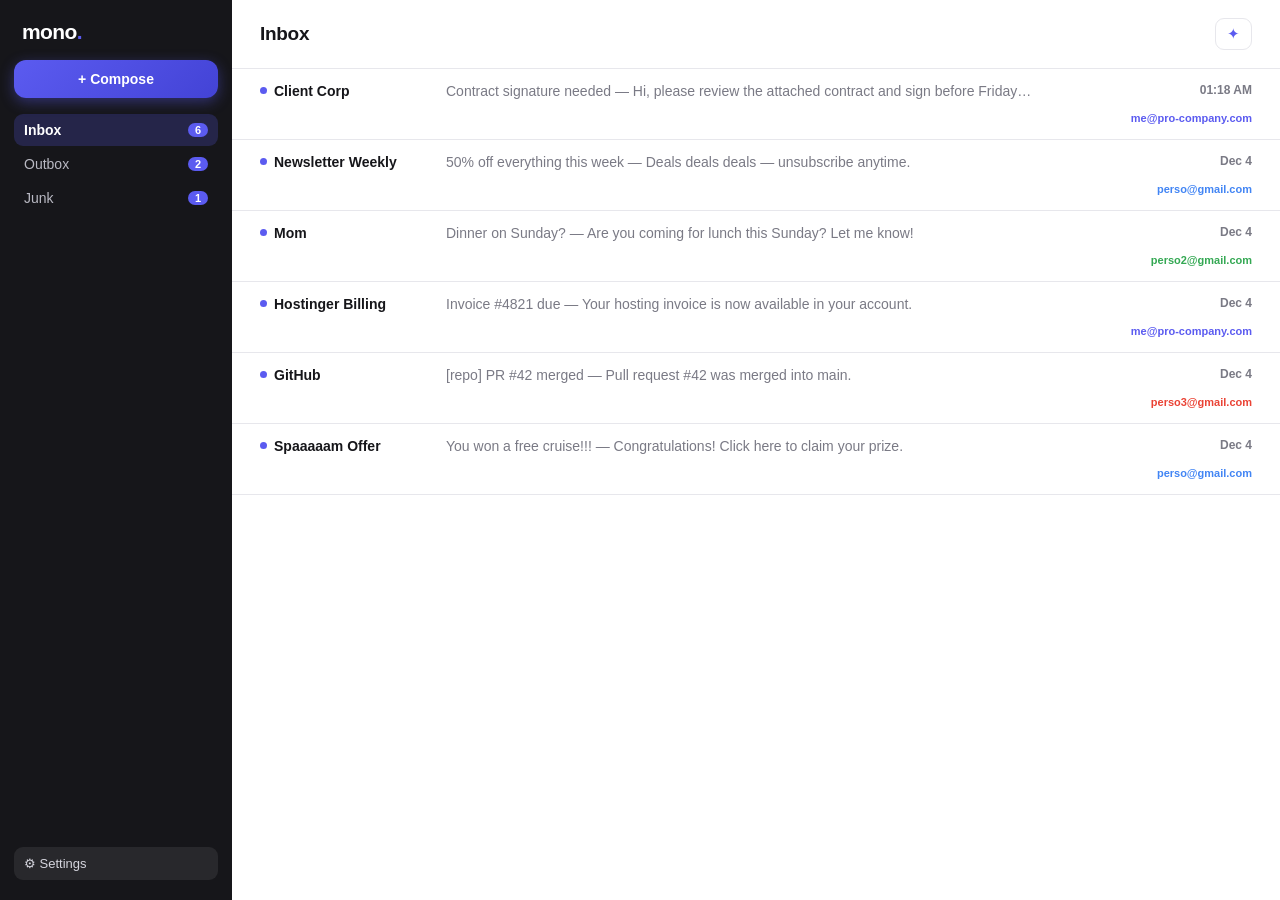
<file: index.html>
<!DOCTYPE html>
<html lang="en">
<head>
<meta charset="UTF-8">
<meta name="viewport" content="width=device-width, initial-scale=1.0">
<title>Mono — minimal unified inbox</title>
<link rel="stylesheet" href="styles.css">
</head>
<body>
<div id="app">

  <aside id="sidebar">
    <div class="brand">mono<span class="dot">.</span></div>
    <button id="composeBtn" class="compose">+ Compose</button>
    <nav id="folderNav"></nav>
    <button id="settingsBtn" class="ghost-btn">⚙ Settings</button>
  </aside>

  <main id="main">
    <header id="toolbar">
      <div id="folderTitle">Inbox</div>
      <div id="toolbarActions"></div>
    </header>
    <div id="emailList"></div>
    <div id="emptyState" class="hidden"></div>
  </main>

  <section id="reader" class="hidden">
    <div class="reader-head">
      <button id="backBtn" class="ghost-btn">&larr; Back</button>
      <div class="reader-actions">
        <button id="replyBtn" class="ghost-btn primary">Reply</button>
        <button id="deleteBtn" class="ghost-btn danger">Delete</button>
      </div>
    </div>
    <div id="readerBody"></div>
  </section>

  <section id="composer" class="hidden">
    <div class="reader-head">
      <button id="closeCompose" class="ghost-btn">&larr; Back</button>
      <span class="compose-title">New message</span>
      <div class="reader-actions">
        <button id="aiBtn" class="ghost-btn">✦ AI refine</button>
        <button id="attachBtn" class="ghost-btn">Attach</button>
        <button id="draftBtn" class="ghost-btn">Save draft</button>
        <button id="sendBtn" class="compose">Send</button>
      </div>
    </div>
    <div class="compose-fields">
      <input id="cTo" placeholder="To">
      <input id="cSubject" placeholder="Subject">
      <div id="cBody" class="cbody" contenteditable="true" data-placeholder="Write here — select text to refine with AI, or leave unselected to rewrite the whole message"></div>
      <div class="compose-foot">
        <span id="aiStatus"></span>
        <div id="composeWarnings"></div>
      </div>
    </div>
  </section>

  <div id="settingsModal" class="modal hidden">
    <div class="modal-card">
      <div class="modal-head">
        <span>Settings</span>
        <button id="closeSettings" class="ghost-btn">&times;</button>
      </div>
      <div id="settingsBody"></div>
    </div>
  </div>

  <div id="toast" class="hidden"></div>
</div>
<script src="gmail.js"></script>
<script src="app.js"></script>
</body>
</html>
</file>
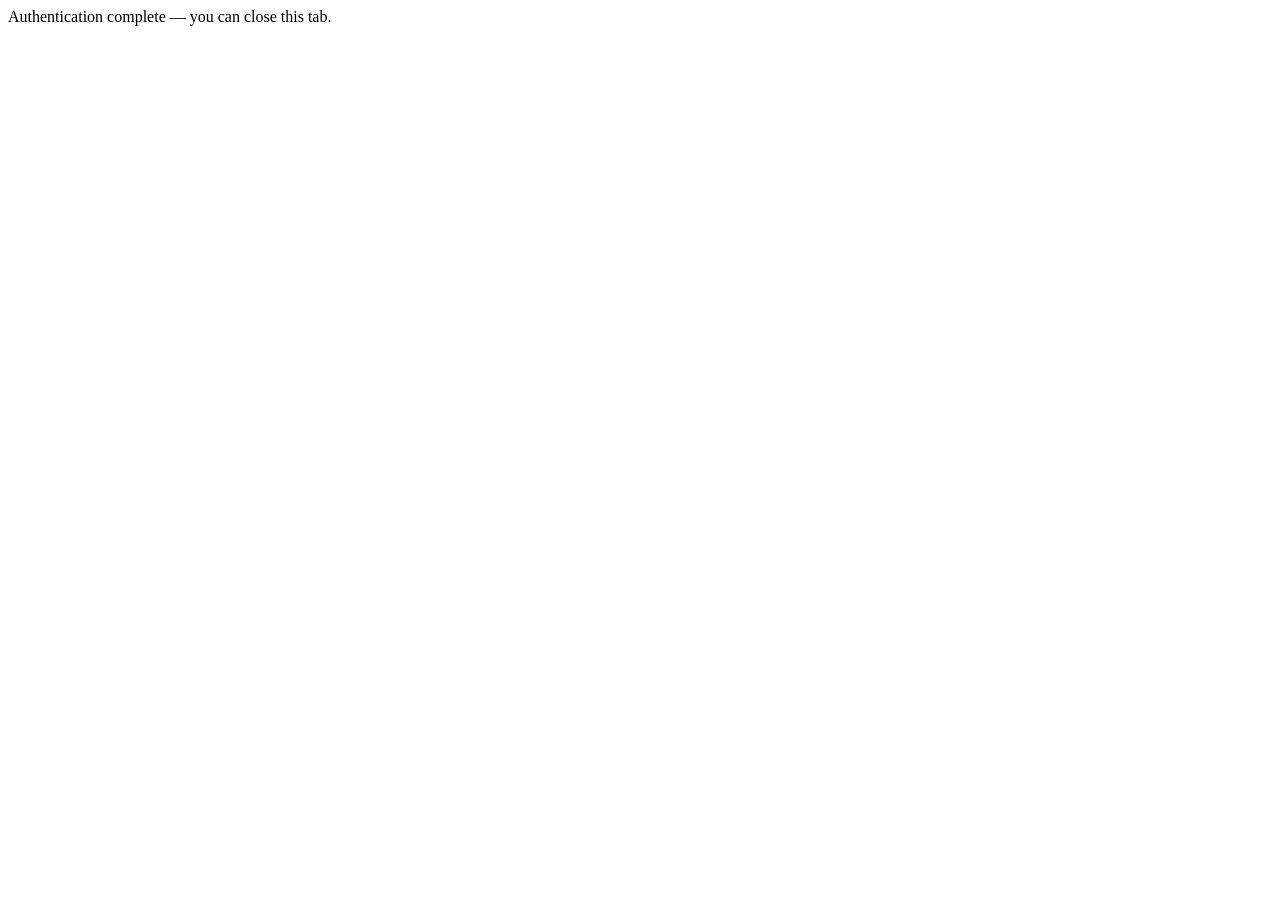
<file: callback.html>
<!DOCTYPE html>
<html>
<head><meta charset="UTF-8"><title>auth</title></head>
<body>
<script>
  const q = new URLSearchParams(location.search);
  if (window.opener) {
    window.opener.postMessage({ code: q.get('code'), state: q.get('state') }, location.origin);
  }
  document.body.textContent = 'Authentication complete — you can close this tab.';
</script>
</body>
</html>
</file>
<file: styles.css>
:root {
  --bg: #f4f4f6;
  --panel: #ffffff;
  --ink: #16161a;
  --muted: #7a7a85;
  --line: #e7e7ec;
  --accent: #5b5bf0;
  --accent-dark: #4343d6;
  --danger: #e5484d;
  --radius: 12px;
  --shadow: 0 10px 30px rgba(22, 22, 26, 0.08);
}
* { box-sizing: border-box; margin: 0; padding: 0; }
html, body { height: 100%; }
body {
  font-family: -apple-system, BlinkMacSystemFont, "Segoe UI", Roboto, Helvetica, Arial, sans-serif;
  background: var(--bg);
  color: var(--ink);
  font-size: 14px;
  -webkit-font-smoothing: antialiased;
}
#app { display: flex; height: 100vh; overflow: hidden; }
.hidden { display: none !important; }

/* Sidebar */
#sidebar {
  width: 232px; min-width: 232px;
  background: #16161a;
  color: #ececf1;
  display: flex; flex-direction: column;
  padding: 20px 14px; gap: 16px;
}
.brand { font-size: 21px; font-weight: 800; letter-spacing: -0.6px; color: #fff; padding: 0 8px; }
.brand .dot { color: var(--accent); }
.compose {
  background: linear-gradient(135deg, var(--accent), var(--accent-dark));
  color: #fff; border: none;
  padding: 11px; border-radius: var(--radius);
  font-size: 14px; font-weight: 600; cursor: pointer; width: 100%;
  box-shadow: 0 4px 14px rgba(91, 91, 240, 0.4);
  transition: transform 0.12s ease, box-shadow 0.12s ease;
}
.compose:hover { transform: translateY(-1px); box-shadow: 0 6px 18px rgba(91, 91, 240, 0.5); }
#folderNav { display: flex; flex-direction: column; gap: 2px; }
.folder {
  display: flex; justify-content: space-between; align-items: center;
  padding: 8px 10px; border-radius: 9px; cursor: pointer; color: #b9b9c3;
  transition: background 0.1s ease, color 0.1s ease;
}
.folder:hover { background: rgba(255, 255, 255, 0.07); color: #fff; }
.folder.active { background: rgba(91, 91, 240, 0.22); color: #fff; font-weight: 600; }
.folder .count {
  color: #8a8a96; font-size: 12px; font-weight: 500;
  min-width: 20px; text-align: right; margin-left: auto;
}
.folder .count.has-unread {
  background: var(--accent); color: #fff;
  border-radius: 20px; padding: 1px 7px; text-align: center;
  font-size: 11px; font-weight: 700; min-width: 20px;
}
.folder.active .count { color: #c9c9ff; }
.folder.active .count.has-unread { background: var(--accent); color: #fff; }
.folder .hide-x {
  visibility: hidden; border: none; background: none; color: #8a8a96;
  cursor: pointer; font-size: 14px; padding: 0 2px; line-height: 1;
}
.folder:hover .hide-x { visibility: visible; }
.folder .hide-x:hover { color: #fff; }
#settingsBtn { margin-top: auto; }
#settingsBtn {
  margin-top: auto;
  background: rgba(255, 255, 255, 0.08); border: none; color: #d5d5de;
  border-radius: 9px; padding: 9px 10px; cursor: pointer; font-size: 13px; text-align: left;
}
#settingsBtn:hover { background: rgba(255, 255, 255, 0.14); color: #fff; }

/* Main list */
#main { flex: 1; display: flex; flex-direction: column; min-width: 0; }
#toolbar {
  display: flex; justify-content: space-between; align-items: center;
  padding: 18px 28px; border-bottom: 1px solid var(--line); background: var(--panel);
}
#folderTitle { font-size: 19px; font-weight: 800; letter-spacing: -0.3px; }
#toolbarActions { display: flex; gap: 8px; }
#emailList { flex: 1; overflow-y: auto; background: var(--panel); }
.email-row {
  display: grid; grid-template-columns: 170px 1fr auto; gap: 16px;
  padding: 14px 28px; border-bottom: 1px solid var(--line);
  cursor: pointer; touch-action: pan-y;
  position: relative; user-select: none;
  transition: background 0.1s ease;
}
.email-row:hover { background: #f8f8fb; }
.email-row.selected { background: #eef0ff; box-shadow: inset 3px 0 0 var(--accent); }
.email-row.unread { font-weight: 650; }
.email-row.unread .sender::before {
  content: ''; display: inline-block; width: 7px; height: 7px;
  border-radius: 50%; background: var(--accent); margin-right: 7px; vertical-align: 2px;
}
.email-row .sender { overflow: hidden; text-overflow: ellipsis; white-space: nowrap; }
.email-row .snippet {
  color: var(--muted); font-weight: 400;
  overflow: hidden; text-overflow: ellipsis; white-space: nowrap;
}
.email-row .meta { text-align: right; color: var(--muted); font-size: 12px; white-space: nowrap; }
.email-row .flags { font-size: 11px; }
.badge-tag {
  display: inline-block; font-size: 10px; font-weight: 700; letter-spacing: 0.04em;
  text-transform: uppercase; padding: 2px 7px; border-radius: 20px; margin-right: 3px;
}
.badge-draft { background: #f1f1f5; color: #7a7a85; }
.badge-outbox { background: #e8f0fe; color: #1a66d6; }
.badge-followup { background: #fdf3e0; color: #b9770e; }
.badge-opened { background: #e9f8f0; color: #0e9f6e; }

/* Empty state / recap */
#emptyState { flex: 1; overflow-y: auto; padding: 44px 28px; background: var(--bg); }
.recap h2 { font-size: 22px; font-weight: 800; letter-spacing: -0.4px; margin-bottom: 4px; }
.recap .sub { color: var(--muted); margin-bottom: 22px; }
.recap-card {
  background: var(--panel); border: 1px solid var(--line);
  border-radius: var(--radius); padding: 16px 18px; margin-bottom: 12px;
  box-shadow: var(--shadow); max-width: 560px;
}
.recap-card h3 { font-size: 11px; margin-bottom: 8px; color: var(--muted); text-transform: uppercase; letter-spacing: 0.09em; font-weight: 700; }
.recap-card li { list-style: none; padding: 3px 0; }

/* Reader */
#reader {
  flex: 1; overflow-y: auto; background: var(--panel);
  display: flex; flex-direction: column;
}
.reader-head {
  display: flex; justify-content: space-between; align-items: center;
  padding: 14px 28px; border-bottom: 1px solid var(--line);
}
.reader-actions { display: flex; gap: 8px; }
#readerBody { padding: 28px 32px; max-width: 760px; line-height: 1.65; }
#readerBody h1 { font-size: 22px; font-weight: 800; letter-spacing: -0.4px; margin-bottom: 8px; }
#readerBody .from { color: var(--muted); margin-bottom: 20px; font-size: 13px; }

/* Buttons */
.ghost-btn {
  background: none; border: 1px solid var(--line); border-radius: 9px;
  padding: 7px 12px; cursor: pointer; font-size: 13px; color: var(--ink); font-weight: 500;
  transition: background 0.1s ease;
}
.ghost-btn:hover { background: var(--bg); }
.ghost-btn.primary {
  background: var(--accent); border-color: var(--accent); color: #fff;
}
.ghost-btn.primary:hover { background: var(--accent-dark); }
.ghost-btn.danger { color: var(--danger); border-color: var(--danger); }
.ghost-btn.danger:hover { background: #fdf0f0; }
.ai-btn { color: var(--accent); font-size: 15px; padding: 6px 11px; }
.ai-btn:hover { background: #eef0ff; }

/* Modals */
.modal {
  position: fixed; inset: 0; background: rgba(16, 16, 22, 0.45);
  backdrop-filter: blur(3px);
  display: flex; align-items: center; justify-content: center; z-index: 50;
}
.modal-card {
  background: var(--panel); border-radius: 16px; width: min(640px, 92vw);
  max-height: 86vh; overflow-y: auto; padding: 20px 22px;
  box-shadow: 0 20px 60px rgba(16, 16, 22, 0.25);
  display: flex; flex-direction: column; gap: 12px;
}
.modal-head {
  display: flex; justify-content: space-between; align-items: center;
  font-weight: 800; font-size: 16px; letter-spacing: -0.2px;
}
.modal-head .ghost-btn { border: none; font-size: 20px; padding: 2px 8px; }
.modal-card input[type="text"], .modal-card input[type="password"] {
  border: none; border-bottom: 1px solid var(--line);
  padding: 9px 2px; font-size: 14px; outline: none; background: none;
}
.modal-card input:focus { border-bottom-color: var(--accent); }
.cbody {
  min-height: 180px; border: 1px solid var(--line); border-radius: 10px;
  padding: 12px; outline: none; line-height: 1.55; white-space: pre-wrap;
}
.cbody:focus { border-color: var(--accent); }
.cbody:empty::before { content: attr(data-placeholder); color: var(--muted); }
/* Full-screen composer */
#composer {
  flex: 1; display: flex; flex-direction: column;
  background: var(--panel); overflow-y: auto;
}
.compose-title { font-weight: 800; font-size: 16px; letter-spacing: -0.2px; }
#composer .reader-actions .compose { width: auto; padding: 9px 26px; }
.compose-fields {
  display: flex; flex-direction: column; gap: 4px;
  padding: 20px 32px; max-width: 860px; width: 100%; margin: 0 auto; flex: 1;
}
.compose-fields input {
  border: none; border-bottom: 1px solid var(--line);
  padding: 10px 2px; font-size: 15px; outline: none; background: none;
}
.compose-fields input:focus { border-bottom-color: var(--accent); }
.compose-fields .cbody { flex: 1; min-height: 320px; margin-top: 10px; }
.compose-foot { display: flex; align-items: baseline; gap: 16px; padding: 10px 0 24px; }
#aiStatus { color: var(--muted); font-size: 12px; }
#composeWarnings { font-size: 12px; color: var(--danger); display: flex; flex-direction: column; gap: 2px; font-weight: 500; }

/* Settings */
.set-row {
  display: flex; justify-content: space-between; align-items: center;
  padding: 12px 0; border-bottom: 1px solid var(--line); gap: 12px;
}
.set-row label { font-size: 13px; font-weight: 500; }
.set-row input[type="text"], .set-row input[type="password"] {
  border: 1px solid var(--line); border-radius: 9px; padding: 7px 10px;
  font-size: 13px; width: 230px; outline: none;
}
.set-row input:focus { border-color: var(--accent); }
.set-row select {
  border: 1px solid var(--line); border-radius: 9px;
  padding: 7px 30px 7px 10px; font-size: 13px; outline: none;
  appearance: none; -webkit-appearance: none; -moz-appearance: none;
  background: var(--panel)
    url("data:image/svg+xml;charset=UTF-8,%3Csvg xmlns='http://www.w3.org/2000/svg' width='10' height='6'%3E%3Cpath d='M1 1l4 4 4-4' stroke='%237a7a85' stroke-width='1.5' fill='none' stroke-linecap='round'/%3E%3C/svg%3E")
    no-repeat right 10px center;
  cursor: pointer;
}
.set-row select:focus { border-color: var(--accent); }
.set-note { font-size: 12px; color: var(--muted); padding: 8px 0; }
.set-section-title {
  font-size: 11px; text-transform: uppercase; letter-spacing: 0.09em;
  color: var(--muted); font-weight: 700; padding: 14px 0 4px;
}

/* Toggle switch */
.switch { position: relative; display: inline-block; width: 40px; height: 22px; flex-shrink: 0; }
.switch input { opacity: 0; width: 0; height: 0; }
.switch .slider {
  position: absolute; inset: 0; background: #d5d5dd; border-radius: 22px;
  cursor: pointer; transition: background 0.15s ease;
}
.switch .slider::before {
  content: ''; position: absolute; width: 16px; height: 16px; left: 3px; top: 3px;
  background: #fff; border-radius: 50%; transition: transform 0.15s ease;
  box-shadow: 0 1px 3px rgba(0, 0, 0, 0.25);
}
.switch input:checked + .slider { background: var(--accent); }
.switch input:checked + .slider::before { transform: translateX(18px); }

/* Account management rows */
.acct-row {
  display: flex; align-items: center; gap: 10px;
  padding: 9px 0; border-bottom: 1px solid var(--line);
}
.acct-row .badge { width: 9px; height: 9px; border-radius: 50%; flex-shrink: 0; }
.acct-row .label { font-size: 13px; font-weight: 500; }
.acct-row .type { color: var(--muted); font-size: 11px; margin-left: 2px; }
.acct-row .remove {
  margin-left: auto; border: none; background: none; color: var(--muted);
  cursor: pointer; font-size: 15px; padding: 2px 6px; border-radius: 6px;
}
.acct-row .remove:hover { color: var(--danger); background: #fdf0f0; }
.add-acct { display: flex; gap: 8px; padding-top: 10px; flex-wrap: wrap; }
.add-acct input {
  border: 1px solid var(--line); border-radius: 9px; padding: 7px 10px;
  font-size: 13px; outline: none; flex: 1; min-width: 150px;
}
.add-acct input:focus { border-color: var(--accent); }
.add-acct select {
  border: 1px solid var(--line); border-radius: 9px;
  padding: 7px 30px 7px 10px; font-size: 13px; outline: none;
  appearance: none; -webkit-appearance: none;
  background: var(--panel)
    url("data:image/svg+xml;charset=UTF-8,%3Csvg xmlns='http://www.w3.org/2000/svg' width='10' height='6'%3E%3Cpath d='M1 1l4 4 4-4' stroke='%237a7a85' stroke-width='1.5' fill='none' stroke-linecap='round'/%3E%3C/svg%3E")
    no-repeat right 10px center;
  cursor: pointer;
}

/* Toast / undo */
#toast {
  position: fixed; bottom: 24px; left: 50%; transform: translateX(-50%);
  background: #16161a; color: #fff; padding: 11px 18px;
  border-radius: 12px; font-size: 13px; z-index: 100;
  display: flex; gap: 14px; align-items: center;
  box-shadow: 0 10px 30px rgba(16, 16, 22, 0.35);
}
#toast button {
  background: none; border: none; color: #a5a5ff; text-decoration: underline;
  cursor: pointer; font-size: 13px; font-weight: 600;
}

@media (max-width: 760px) {
  #sidebar { width: 60px; min-width: 60px; padding: 14px 8px; align-items: center; }
  #sidebar .brand, .folder .label, .folder .count, #settingsBtn { font-size: 0; }
  #sidebar .brand { font-size: 17px; }
  .compose { font-size: 20px; padding: 8px 0; }
  #folderNav .folder { justify-content: center; }
  #settingsBtn { font-size: 16px; padding: 8px; }
  .email-row { grid-template-columns: 1fr auto; padding: 12px 16px; }
  .email-row .sender { grid-column: 1 / -1; }
  #toolbar { padding: 14px 16px; }
}
</file>
